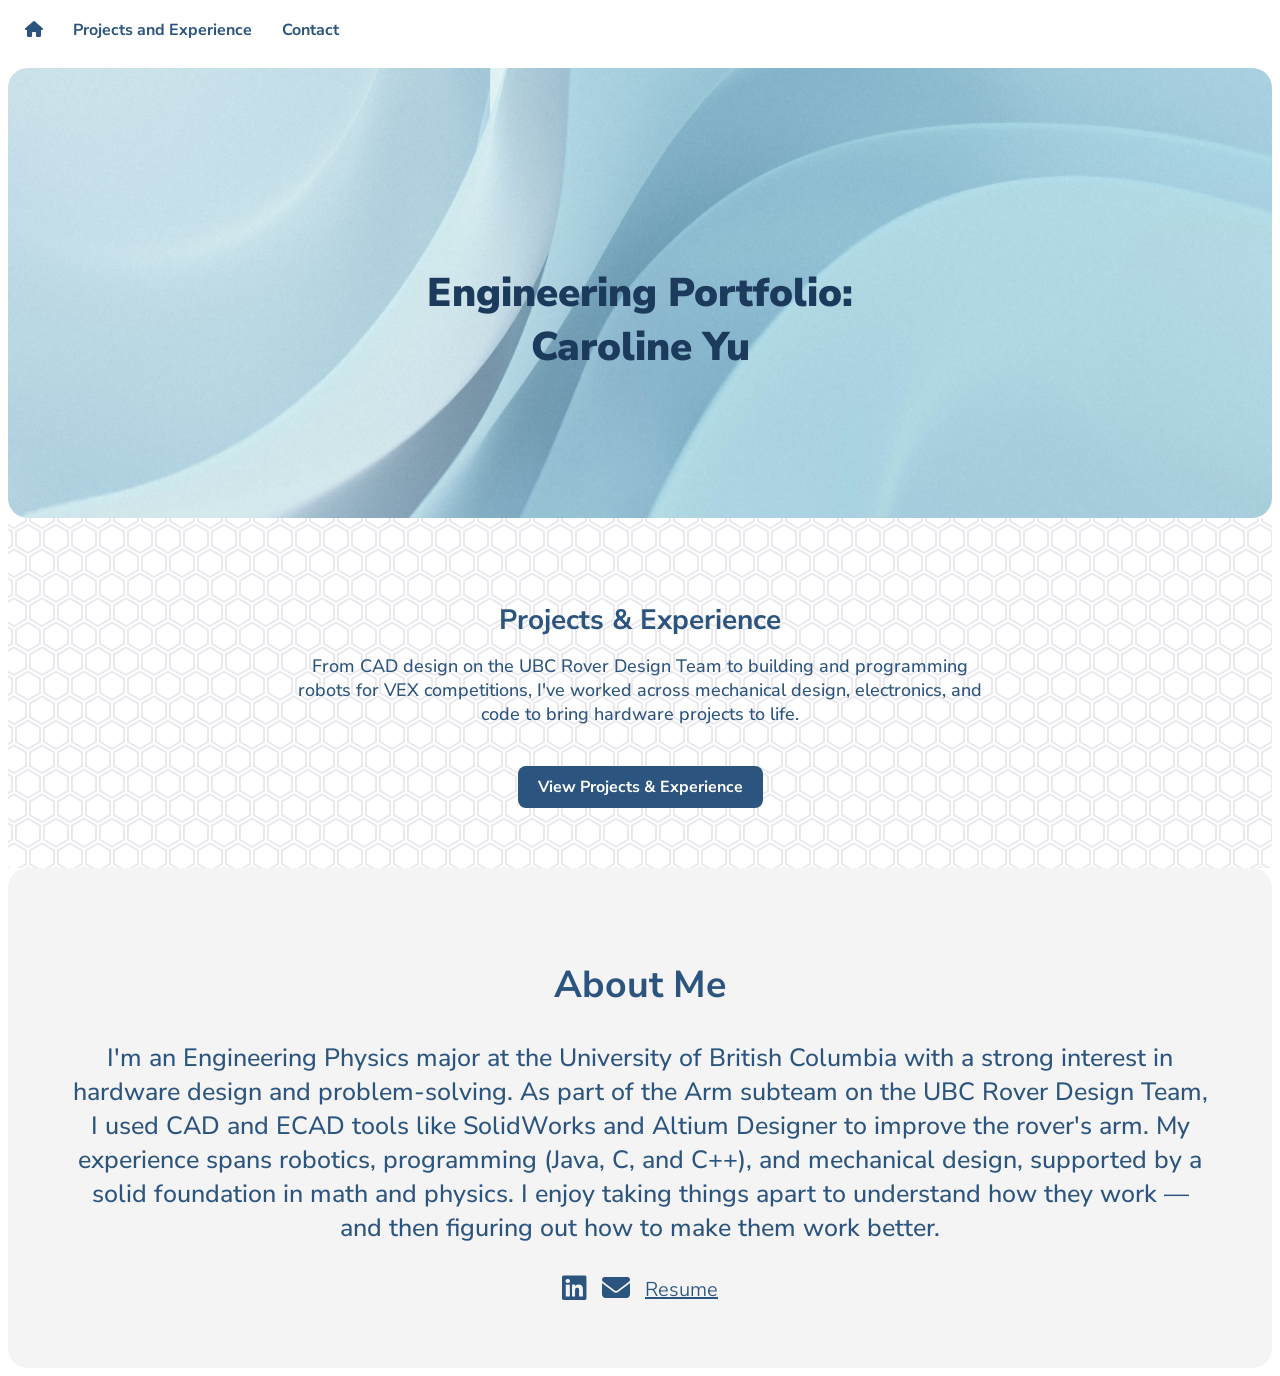
<file: index.html>
<!DOCTYPE html>
<html lang="en">
  <head>
    <meta charset="UTF-8">
    <!-- <link rel="stylesheet" href="./style.css"> -->
    <meta name="viewport" content="width=device-width, initial-scale=1.0">
    <link rel="preconnect"  href="https://fonts.googleapis.com">
    <link rel="preconnect" href="https://fonts.gstatic.com" crossorigin>
    <link href="https://fonts.googleapis.com/css2?family=Nunito+Sans:ital,opsz,wght@0,6..12,200..1000;1,6..12,200..1000&display=swap" rel="stylesheet">

    <link
  rel="stylesheet"
  href="https://cdnjs.cloudflare.com/ajax/libs/font-awesome/6.5.2/css/all.min.css"
/>

    <link rel="stylesheet" href="style.css">
    <link rel="stylesheet" href="navbar.css">

    <link rel="stylesheet" href="projects-and-experience-style.css">
    
    <title>Caroline's Portfolio</title>

    
  </head>
  <body id="home">
    
    <nav class="navbar">
    <a href="index.html" class="home-icon">
    <i class="fa-solid fa-house"></i>
    </a>

    <a href="projects-and-experience.html">Projects and Experience</a>
    <a href="#" id="openContactModal">Contact</a>
    </nav>

    


    
    <div class="banner">
      <div class="banner-bg" id="bannerBg"> </div>
      <h1 class="title">
      Engineering Portfolio:<br> Caroline Yu
      </h1>
    </div>

    <section class="projects-preview">
      <h2>Projects & Experience</h2>
      <p>
        From CAD design on the UBC Rover Design Team to building and programming
        robots for VEX competitions, I've worked across mechanical design,
        electronics, and code to bring hardware projects to life.
      </p>
      <a href="projects-and-experience.html" class="learn-button">
        View Projects & Experience
      </a>
    </section>

    <section class="about">
    <h2>About Me</h2>
    <p>I'm an Engineering Physics major at the University of British Columbia with a strong interest in hardware design and problem-solving. As part of the Arm subteam on the UBC Rover Design Team, I used CAD and ECAD tools like SolidWorks and Altium Designer to improve the rover's arm. My experience spans robotics, programming (Java, C, and C++), and mechanical design, supported by a solid foundation in math and physics. I enjoy taking things apart to understand how they work — and then figuring out how to make them work better.</p>
      <div class="social-icons">
    <a href="https://www.linkedin.com/in/caroline-yu07/"
       target="_blank"
       aria-label="LinkedIn">
      <i class="fa-brands fa-linkedin"></i>
    </a>

    <a href="#" id="copy-email" aria-label="Copy Email">
    <i class="fa-solid fa-envelope"></i>
  </a>

  <span id="copied-message">Copied!</span>
         <a href="https://drive.google.com/file/d/1pWwIEDt9SwYiNG5Rm09voq7VvDaEBh-L/view?usp=sharing"
     target="_blank"
     class="resume-link">
    Resume
  </a>
  </div>
    </section>
    

    <!-- Popup modal -->
    <div id="contactModal" class="modal-overlay">
      <div class="modal-box">
        <span id="closeContactModal" class="modal-close">&times;</span>
        <h2>Contact Me</h2>
        <p><strong>Email:</strong> carolineruyi07@gmail.com</p>
        <p><strong>LinkedIn:</strong> <a href="https://www.linkedin.com/in/caroline-yu07/" target="_blank">linkedin.com/in/caroline-yu07</a></p>
        <p><strong>Resume:</strong> <a href="https://drive.google.com/file/d/1pWwIEDt9SwYiNG5Rm09voq7VvDaEBh-L/view?usp=sharing" target="_blank">View</a></p>
      </div>
    </div>
    
    <script src="./script.js"></script>
        
  </body>
</html>
</file>
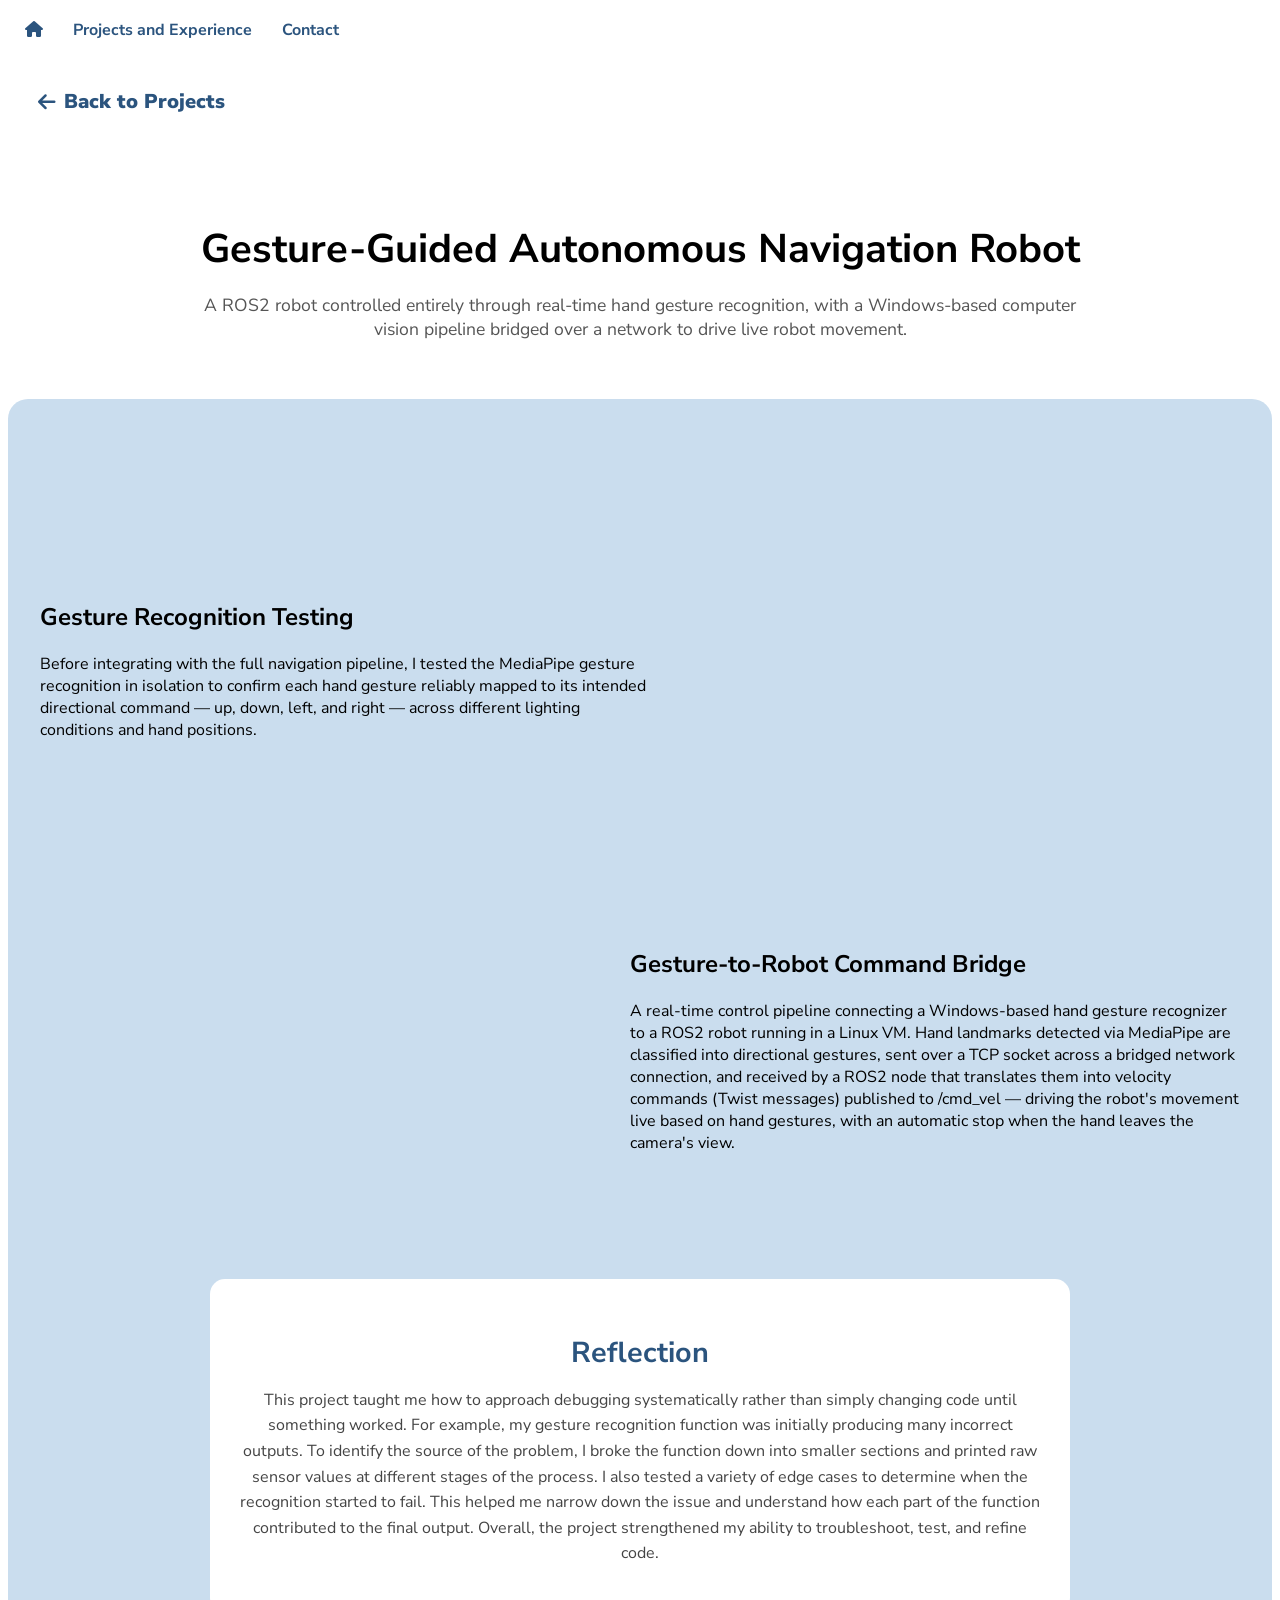
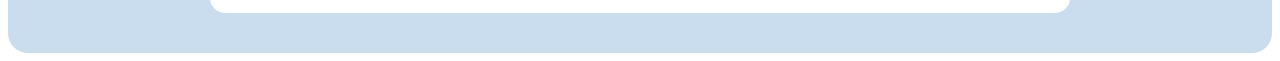
<file: GestureNav.html>
<!DOCTYPE html>
<html lang="en">
<head>
  <meta charset="UTF-8">
  <meta name="viewport" content="width=device-width, initial-scale=1.0">
  <title>Gesture Nav</title>
  <!-- Navbar + page CSS -->
  <link rel="stylesheet" href="navbar.css">
  <link rel="stylesheet" href="projects-and-experience-style.css">
  <!-- Nunito Sans font -->
  <link rel="preconnect" href="https://fonts.googleapis.com">
  <link rel="preconnect" href="https://fonts.gstatic.com" crossorigin>
  <link href="https://fonts.googleapis.com/css2?family=Nunito+Sans:ital,opsz,wght@0,6..12,200..1000;1,6..12,200..1000&display=swap" rel="stylesheet">
  <!-- Icons -->
  <link
    rel="stylesheet"
    href="https://cdnjs.cloudflare.com/ajax/libs/font-awesome/6.5.2/css/all.min.css"
  >
</head>
<body>
  <nav class="navbar">
    <a href="index.html" class="home-icon">
      <i class="fa-solid fa-house"></i>
    </a>
    <a href="projects-and-experience.html">Projects and Experience</a>
    <a href="#" id="openContactModal">Contact</a>
  </nav>

  <a href="projects-and-experience.html" class="back-button">
    <i class="fa-solid fa-arrow-left"></i> Back to Projects
  </a>

  <div class="page-banner">
    <!-- <img src="images/gesturenavlogo.png" class="banner-image" alt="Gesture Nav"> -->
    <h1>Gesture-Guided Autonomous Navigation Robot</h1>
    <p>
      A ROS2 robot controlled entirely through real-time hand gesture recognition, with a Windows-based computer vision pipeline bridged over a network to drive live robot movement.
    </p>
  </div>

  <div class="page-content">

    <div class="content-row">
      <div class="content-text">
        <h2>Gesture Recognition Testing</h2>
        <p>
          Before integrating with the full navigation pipeline, I tested the MediaPipe gesture recognition in isolation to confirm each hand gesture reliably mapped to its intended directional command — up, down, left, and right — across different lighting conditions and hand positions.
        </p>
      </div>
      <video src="vids/Gesturetest.mp4" class="content-image" autoplay loop muted playsinline></video>
    </div>

    <div class="content-row reverse">
      <div class="content-text">
        <h2>Gesture-to-Robot Command Bridge</h2>
        <p>
          A real-time control pipeline connecting a Windows-based hand gesture recognizer to a ROS2 robot running in a Linux VM. Hand landmarks detected via MediaPipe are classified into directional gestures, sent over a TCP socket across a bridged network connection, and received by a ROS2 node that translates them into velocity commands (Twist messages) published to /cmd_vel — driving the robot's movement live based on hand gestures, with an automatic stop when the hand leaves the camera's view.
        </p>
      </div>
      <video src="vids/ConnectRobotGesture.mp4" class="content-image" autoplay loop muted playsinline></video>
    </div>

    <div class="reflection">
      <h2>Reflection</h2>
      <p>
        This project taught me how to approach debugging systematically rather than simply changing code until something worked. For example, my gesture recognition function was initially producing many incorrect outputs. To identify the source of the problem, I broke the function down into smaller sections and printed raw sensor values at different stages of the process. I also tested a variety of edge cases to determine when the recognition started to fail. This helped me narrow down the issue and understand how each part of the function contributed to the final output. Overall, the project strengthened my ability to troubleshoot, test, and refine code.

      </p>
    </div>

  </div>

  <!-- Popup modal -->
  <div id="contactModal" class="modal-overlay">
    <div class="modal-box">
      <span id="closeContactModal" class="modal-close">&times;</span>
      <h2>Contact Me</h2>
      <p><strong>Email:</strong> carolineruyi07@gmail.com</p>
      <p><strong>LinkedIn:</strong> <a href="https://www.linkedin.com/in/caroline-yu07/" target="_blank">linkedin.com/in/caroline-yu07</a></p>
      <p><strong>Resume:</strong> <a href="https://drive.google.com/file/d/1pWwIEDt9SwYiNG5Rm09voq7VvDaEBh-L/view?usp=sharing" target="_blank">View</a></p>
    </div>
  </div>

  <script src="./script.js"></script>
</body>
</html>
</file>
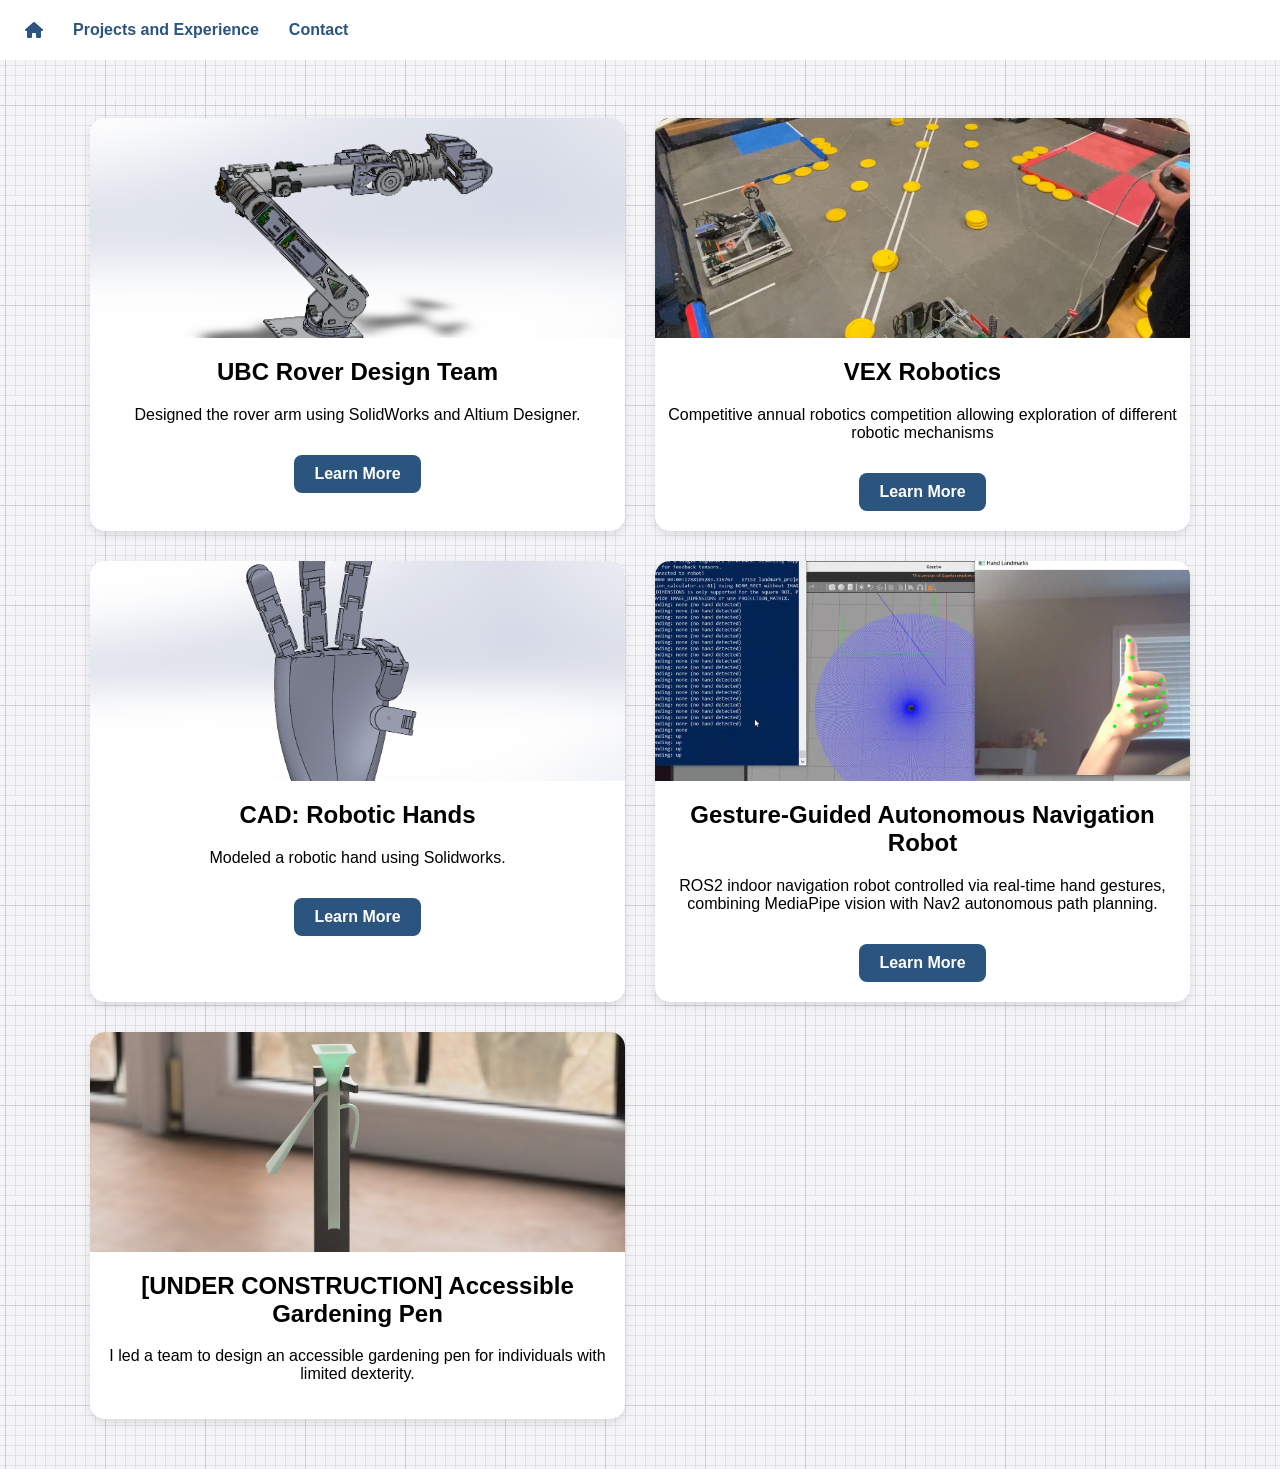
<file: projects-and-experience.html>
<head>
  <meta charset="UTF-8">
  <meta name="viewport" content="width=device-width, initial-scale=1.0">

  <link
    rel="stylesheet"
    href="https://cdnjs.cloudflare.com/ajax/libs/font-awesome/6.5.2/css/all.min.css"
  >
  
  <link rel="stylesheet" href="style.css">
  <link rel="stylesheet" href="projects-and-experience-style.css">
  <link rel="stylesheet" href="navbar.css">

  <title>Projects and Experience</title>
</head>


<body class="projects-page">
<nav class="navbar">
<a href="index.html" class="home-icon">
<i class="fa-solid fa-house"></i>
</a>

<a href="projects-and-experience.html">Projects and Experience</a>
<a href="#" id="openContactModal">Contact</a>
</nav>

<section class="projects">

  <div class="project-card">
    <img src="images/rover.png" alt="UBC Rover">

    <h2>UBC Rover Design Team</h2>

    <p>Designed the rover arm using SolidWorks and Altium Designer.</p>

    <a href="rover.html" class="learn-button">Learn More</a>
  </div>

  <div class="project-card">
    <img src="images/vex.png" alt="VEX Robotics">

    <h2>VEX Robotics</h2>

    <p>Competitive annual robotics competition allowing exploration of different robotic mechanisms</p>

    <a href="vex.html" class="learn-button">Learn More</a>
  </div>
  
  <div class="project-card">
    <img src="images/robotichand.png" alt="Robotic Hand">
    <h2>CAD: Robotic Hands</h2>
    <p>Modeled a robotic hand using Solidworks.</p>
    <a href="robotic-hand.html" class="learn-button">Learn More</a>
  </div>

  <div class="project-card">
    <img src="images/Gazebo.png" alt="Gesture Guide">
    <h2>Gesture-Guided Autonomous Navigation Robot</h2>
    <p>ROS2 indoor navigation robot controlled via real-time hand gestures, combining MediaPipe vision with Nav2 autonomous path planning.</p>
    <a href="GestureNav.html" class="learn-button">Learn More</a>
  </div>

  <div class="project-card">
    <img src="images/GardenPenRender.PNG" alt="Garden Pen" style="object-position: center 35%;">
    <h2>[UNDER CONSTRUCTION] Accessible Gardening Pen</h2>
    <p>I led a team to design an accessible gardening pen for individuals with limited dexterity.</p>
    <!-- <a href="garden-pen.html" class="learn-button">Learn More</a> -->
  </div>

  
  <!-- More cards -->

</section>
  <!-- Popup modal -->
  <div id="contactModal" class="modal-overlay">
    <div class="modal-box">
      <span id="closeContactModal" class="modal-close">&times;</span>
      <h2>Contact Me</h2>
      <p><strong>Email:</strong> carolineruyi07@gmail.com</p>
      <p><strong>LinkedIn:</strong> <a href="https://www.linkedin.com/in/caroline-yu07/" target="_blank">linkedin.com/in/caroline-yu07</a></p>
      <p><strong>Resume:</strong> <a href="https://drive.google.com/file/d/1pWwIEDt9SwYiNG5Rm09voq7VvDaEBh-L/view?usp=sharing" target="_blank">View</a></p>
    </div>
  </div>

  <script src="./script.js"></script>

</body>
</file>
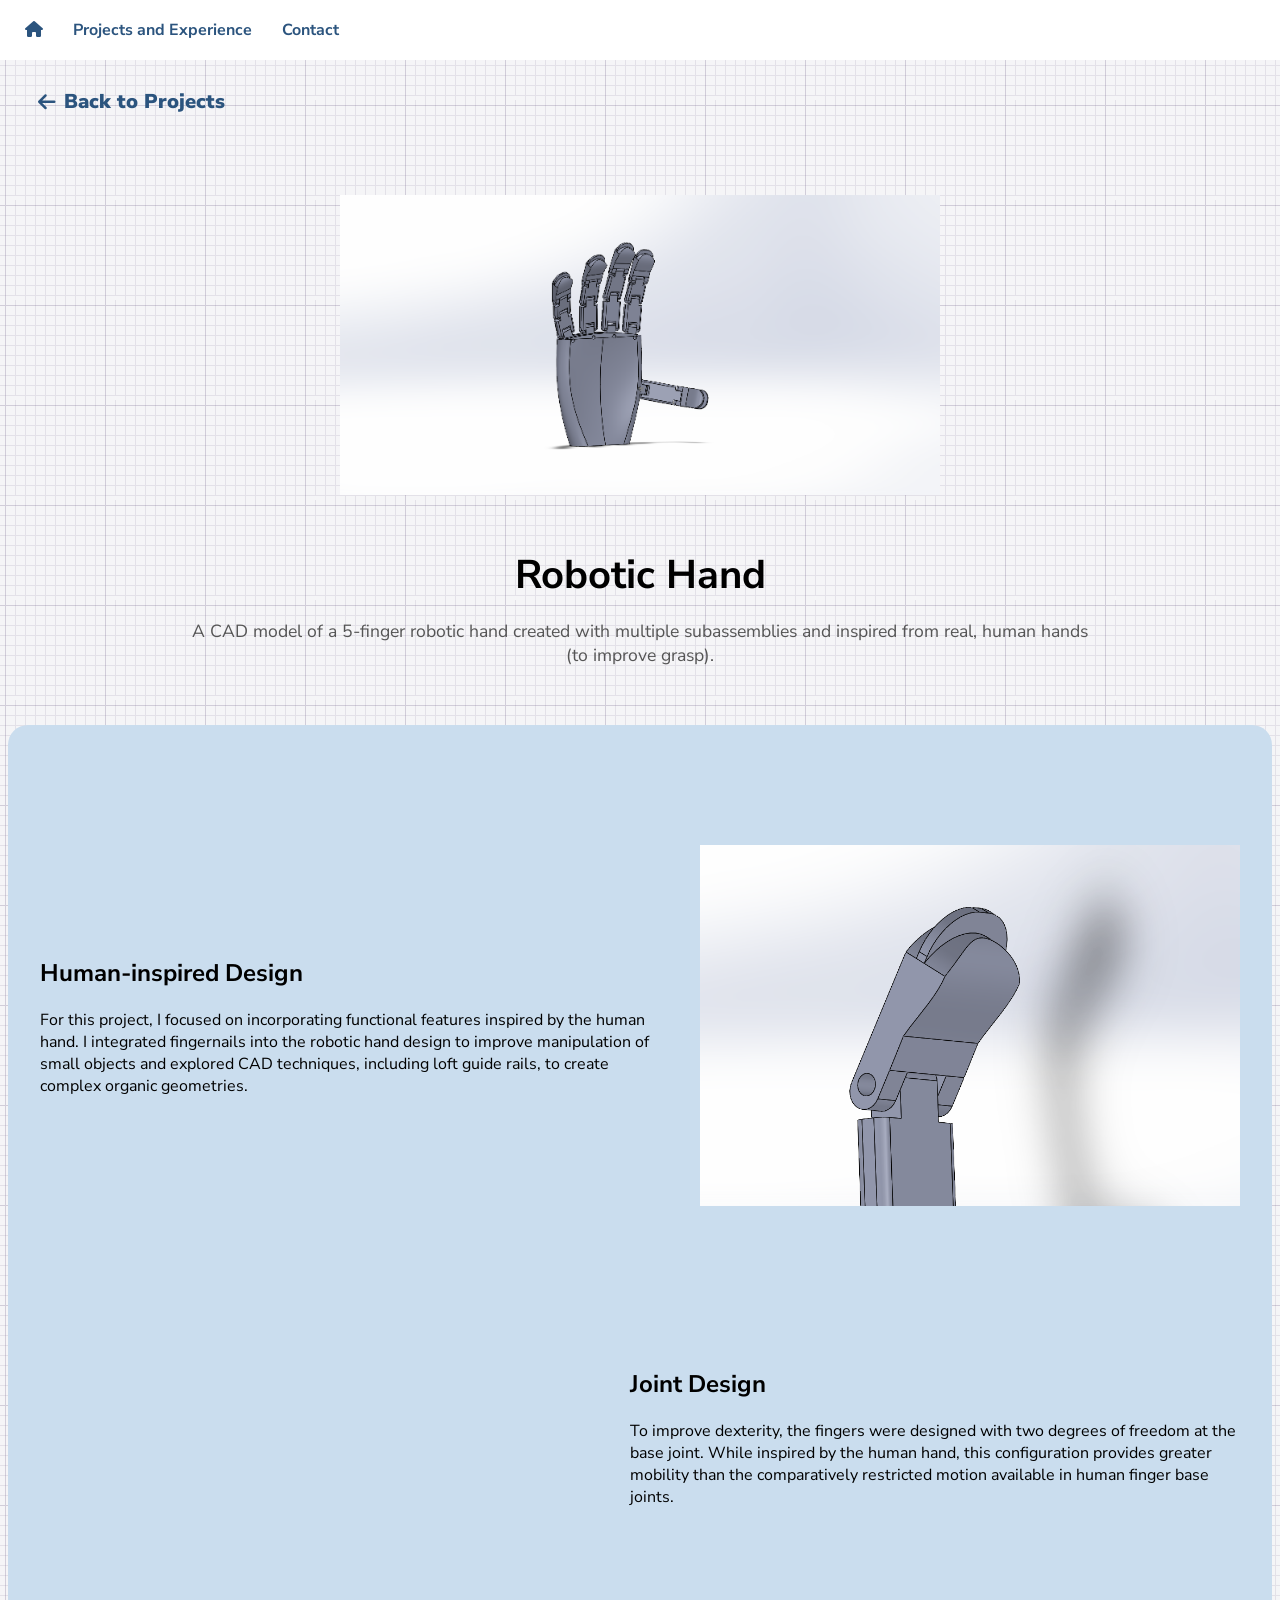
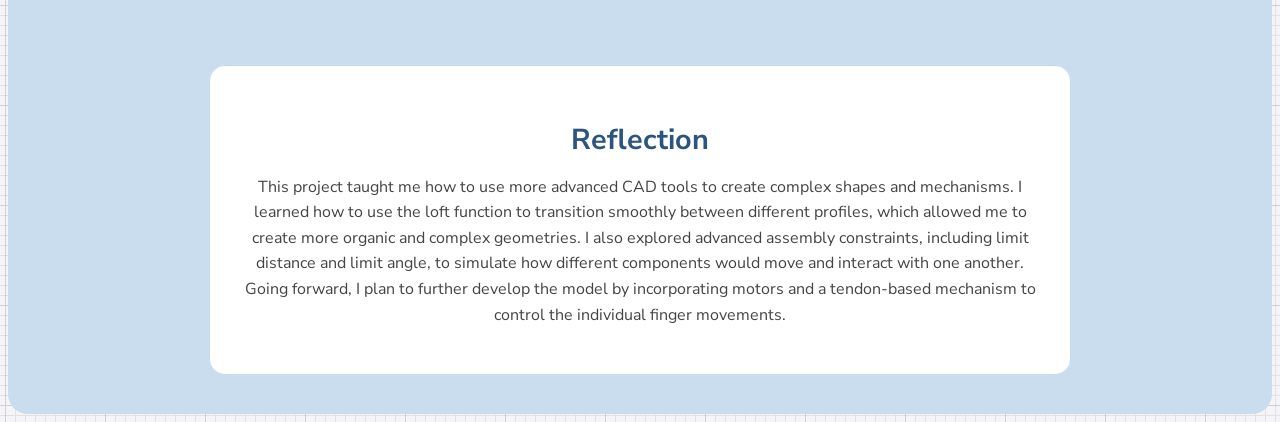
<file: robotic-hand.html>
<!DOCTYPE html>
<html lang="en">
<head>
  <meta charset="UTF-8">
  <meta name="viewport" content="width=device-width, initial-scale=1.0">
  <title>Robotic Hand</title>
  <!-- Navbar + page CSS -->
  <link rel="stylesheet" href="navbar.css">
  <link rel="stylesheet" href="projects-and-experience-style.css">
  <!-- Nunito Sans font -->
  <link rel="preconnect" href="https://fonts.googleapis.com">
  <link rel="preconnect" href="https://fonts.gstatic.com" crossorigin>
  <link href="https://fonts.googleapis.com/css2?family=Nunito+Sans:ital,opsz,wght@0,6..12,200..1000;1,6..12,200..1000&display=swap" rel="stylesheet">
  <!-- Icons -->
  <link
    rel="stylesheet"
    href="https://cdnjs.cloudflare.com/ajax/libs/font-awesome/6.5.2/css/all.min.css"
  >
</head>
  
<body class="projects-page">
  <nav class="navbar">
    <a href="index.html" class="home-icon">
      <i class="fa-solid fa-house"></i>
    </a>
    <a href="projects-and-experience.html">Projects and Experience</a>
    <a href="#" id="openContactModal">Contact</a>
  </nav>

  <a href="projects-and-experience.html" class="back-button">
    <i class="fa-solid fa-arrow-left"></i> Back to Projects
  </a>

  <!-- Banner -->
  <div class="page-banner">
    <img src="images/hand-banner.png" class="banner-image" alt="Robotic Hand" style="max-height: 300px;">
    <h1>Robotic Hand</h1>
    <p>
      A CAD model of a 5-finger robotic hand created with multiple subassemblies and inspired from real, human hands (to improve grasp).
    </p>
  </div>

  <!-- Content -->
  <div class="page-content">

    <!-- Row 1: text left, image right -->
    <div class="content-row">
      <div class="content-text">
        <h2>Human-inspired Design</h2>
        <p>
          For this project, I focused on incorporating functional features inspired by the human hand. I integrated fingernails into the robotic hand design to improve manipulation of small objects and explored CAD techniques, including loft guide rails, to create complex organic geometries.
        </p>
      </div>
      <img src="images/robotichand-nail.png" class="content-image">
    </div>

    <!-- Row 2: text right, image left (reversed) -->
    <div class="content-row reverse">
      <div class="content-text">
        <h2>Joint Design</h2>
        <p>
          To improve dexterity, the fingers were designed with two degrees of freedom at the base joint. While inspired by the human hand, this configuration provides greater mobility than the comparatively restricted motion available in human finger base joints.
        </p>
      </div>
      <video src="vids/robotichandvid.mp4" class="content-image" autoplay loop muted playsinline></video>
    </div>

    <div class="reflection">
      <h2>Reflection</h2>
      <p>
        This project taught me how to use more advanced CAD tools to create complex shapes and mechanisms. I learned how to use the loft function to transition smoothly between different profiles, which allowed me to create more organic and complex geometries. I also explored advanced assembly constraints, including limit distance and limit angle, to simulate how different components would move and interact with one another. Going forward, I plan to further develop the model by incorporating motors and a tendon-based mechanism to control the individual finger movements.

      </p>
    </div>

  </div> <!-- closes .page-content -->

  <!-- Popup modal -->
  <div id="contactModal" class="modal-overlay">
    <div class="modal-box">
      <span id="closeContactModal" class="modal-close">&times;</span>
      <h2>Contact Me</h2>
      <p><strong>Email:</strong> carolineruyi07@gmail.com</p>
      <p><strong>LinkedIn:</strong> <a href="https://www.linkedin.com/in/caroline-yu07/" target="_blank">linkedin.com/in/caroline-yu07</a></p>
      <p><strong>Resume:</strong> <a href="https://drive.google.com/file/d/1pWwIEDt9SwYiNG5Rm09voq7VvDaEBh-L/view?usp=sharing" target="_blank">View</a></p>
    </div>
  </div>
  
  <script src="./script.js"></script>
</body>
</html>
</file>
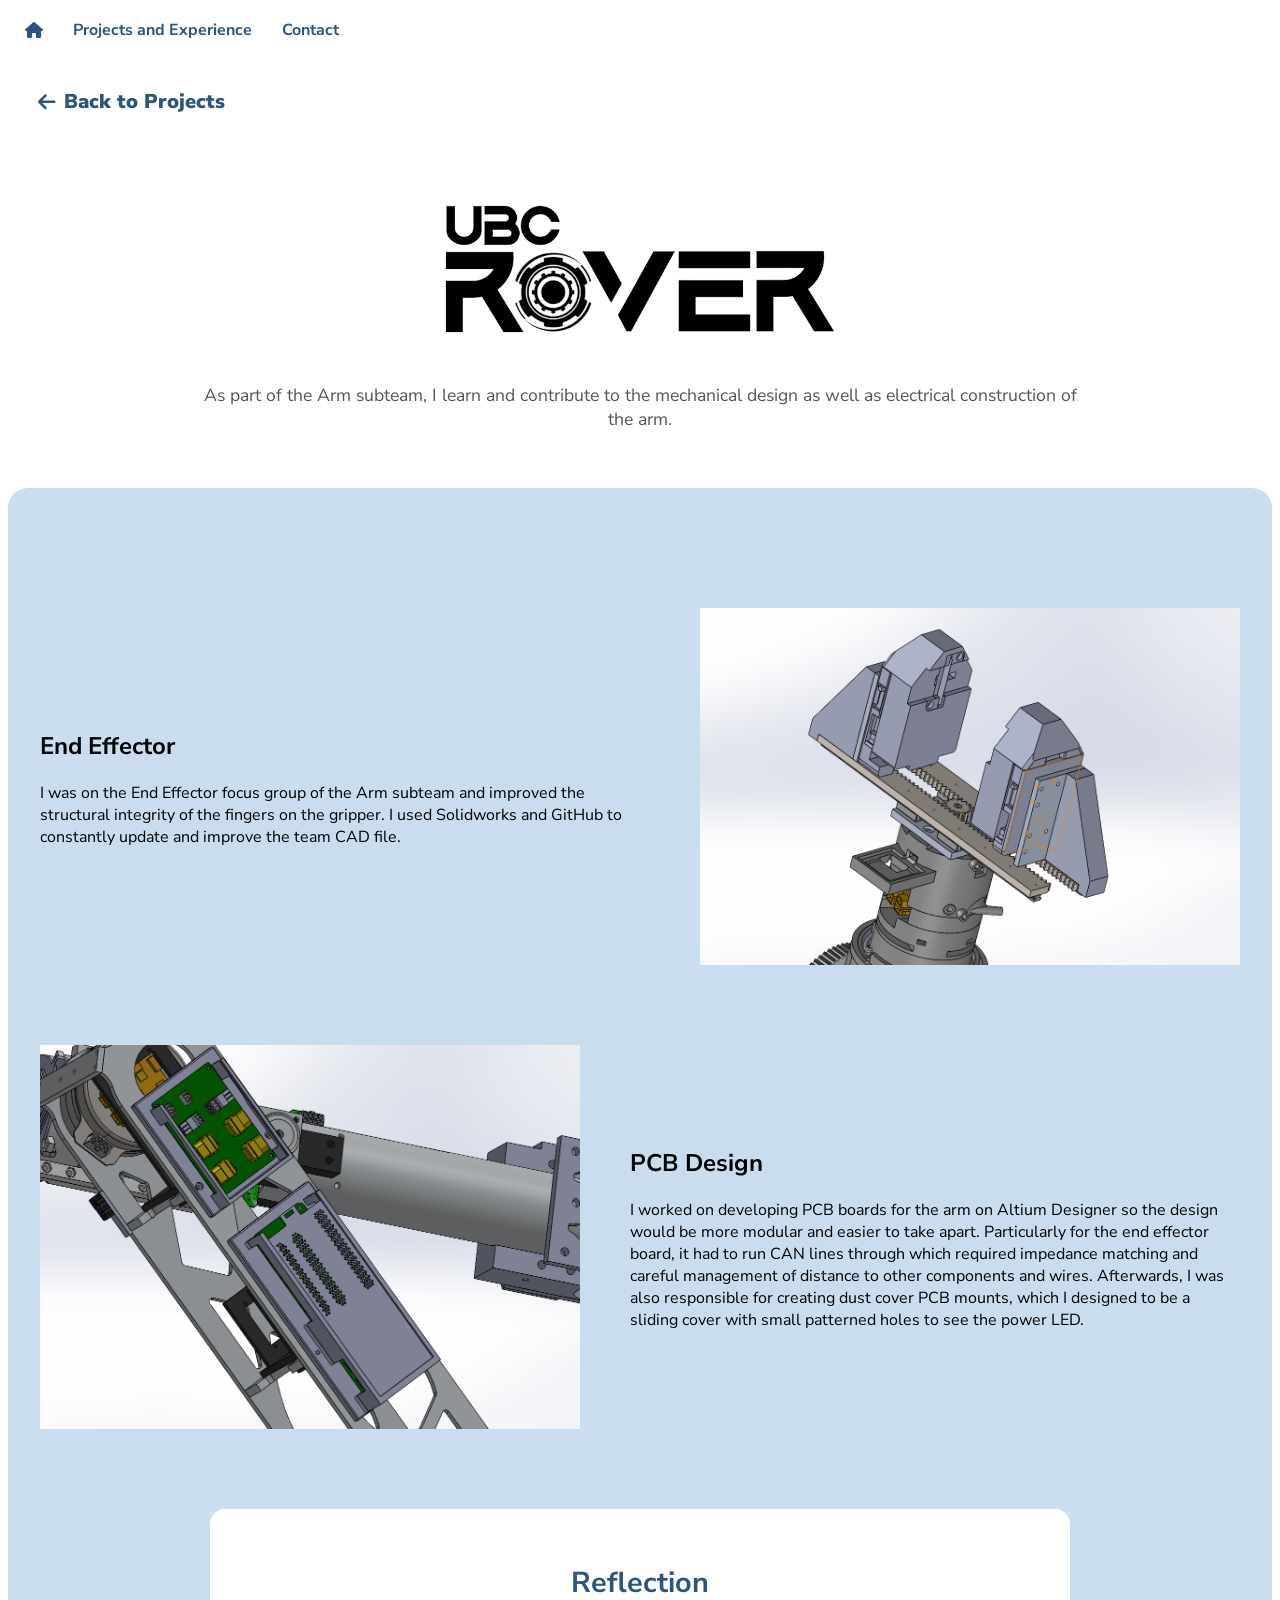
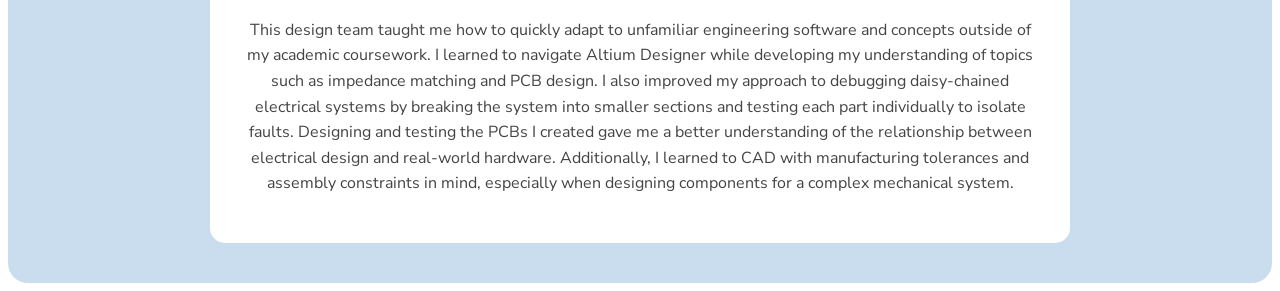
<file: rover.html>
<head>
  <meta charset="UTF-8">
  <meta name="viewport" content="width=device-width, initial-scale=1.0">

  <title>UBC Rover Design Team</title>

  <!-- Navbar + page CSS -->
  <link rel="stylesheet" href="navbar.css">
  <link rel="stylesheet" href="projects-and-experience-style.css">

  <!-- Nunito Sans font -->
  <link rel="preconnect" href="https://fonts.googleapis.com">
  <link rel="preconnect" href="https://fonts.gstatic.com" crossorigin>
  <link href="https://fonts.googleapis.com/css2?family=Nunito+Sans:ital,opsz,wght@0,6..12,200..1000;1,6..12,200..1000&display=swap" rel="stylesheet">

  <!-- Icons -->
  <link
    rel="stylesheet"
    href="https://cdnjs.cloudflare.com/ajax/libs/font-awesome/6.5.2/css/all.min.css"
  >
</head>

<body>

  <nav class="navbar">
  <a href="index.html" class="home-icon">
  <i class="fa-solid fa-house"></i>
  </a>
  
  <a href="projects-and-experience.html">Projects and Experience</a>
  <a href="#" id="openContactModal">Contact</a>
  </nav>

  <a href="projects-and-experience.html" class="back-button">
  <i class="fa-solid fa-arrow-left"></i> Back to Projects
  </a>

  <div class="page-banner">
  <img src="images/roverlogo.png" class="banner-image" alt="Rover">
  <!-- <h1>UBC Rover Design Team</h1> -->
  <p>
    As part of the Arm subteam, I learn and contribute to the mechanical design as well as electrical construction of the arm.
  </p>
</div>

<div class="page-content">
<div class="content-row">
  <div class="content-text">
    <h2>End Effector</h2>
    <p>
      I was on the End Effector focus group of the Arm subteam and improved the structural integrity of the fingers on the gripper. I used Solidworks and GitHub to constantly update and improve the team CAD file. 
    </p>
  </div>
  <img src="images/end-effector.png" class="content-image">
</div>
  
  
  <div class="content-row reverse">

    <div class="content-text">
      <h2>PCB Design</h2>
  
      <p>
        I worked on developing PCB boards for the arm on Altium Designer so the design would be more modular and easier to take apart. Particularly for the end effector board, it had to run CAN lines through which required impedance matching and careful management of distance to other components and wires. Afterwards, I was also responsible for creating dust cover PCB mounts, which I designed to be a sliding cover with small patterned holes to see the power LED.
      </p>
    </div>

  <img src="images/pcb.png" class="content-image">

  </div>


  <div class="reflection">
    <h2>Reflection</h2>
    <p>
      This design team taught me how to quickly adapt to unfamiliar engineering software and concepts outside of my academic coursework. I learned to navigate Altium Designer while developing my understanding of topics such as impedance matching and PCB design. I also improved my approach to debugging daisy-chained electrical systems by breaking the system into smaller sections and testing each part individually to isolate faults. Designing and testing the PCBs I created gave me a better understanding of the relationship between electrical design and real-world hardware. Additionally, I learned to CAD with manufacturing tolerances and assembly constraints in mind, especially when designing components for a complex mechanical system.
 
    </p>
  </div>
</div>

<!-- Popup modal -->
  <div id="contactModal" class="modal-overlay">
    <div class="modal-box">
      <span id="closeContactModal" class="modal-close">&times;</span>
      <h2>Contact Me</h2>
      <p><strong>Email:</strong> carolineruyi07@gmail.com</p>
      <p><strong>LinkedIn:</strong> <a href="https://www.linkedin.com/in/caroline-yu07/" target="_blank">linkedin.com/in/caroline-yu07</a></p>
      <p><strong>Resume:</strong> <a href="https://drive.google.com/file/d/1pWwIEDt9SwYiNG5Rm09voq7VvDaEBh-L/view?usp=sharing" target="_blank">View</a></p>
    </div>
  </div>

  <script src="./script.js"></script>
</body>
</file>
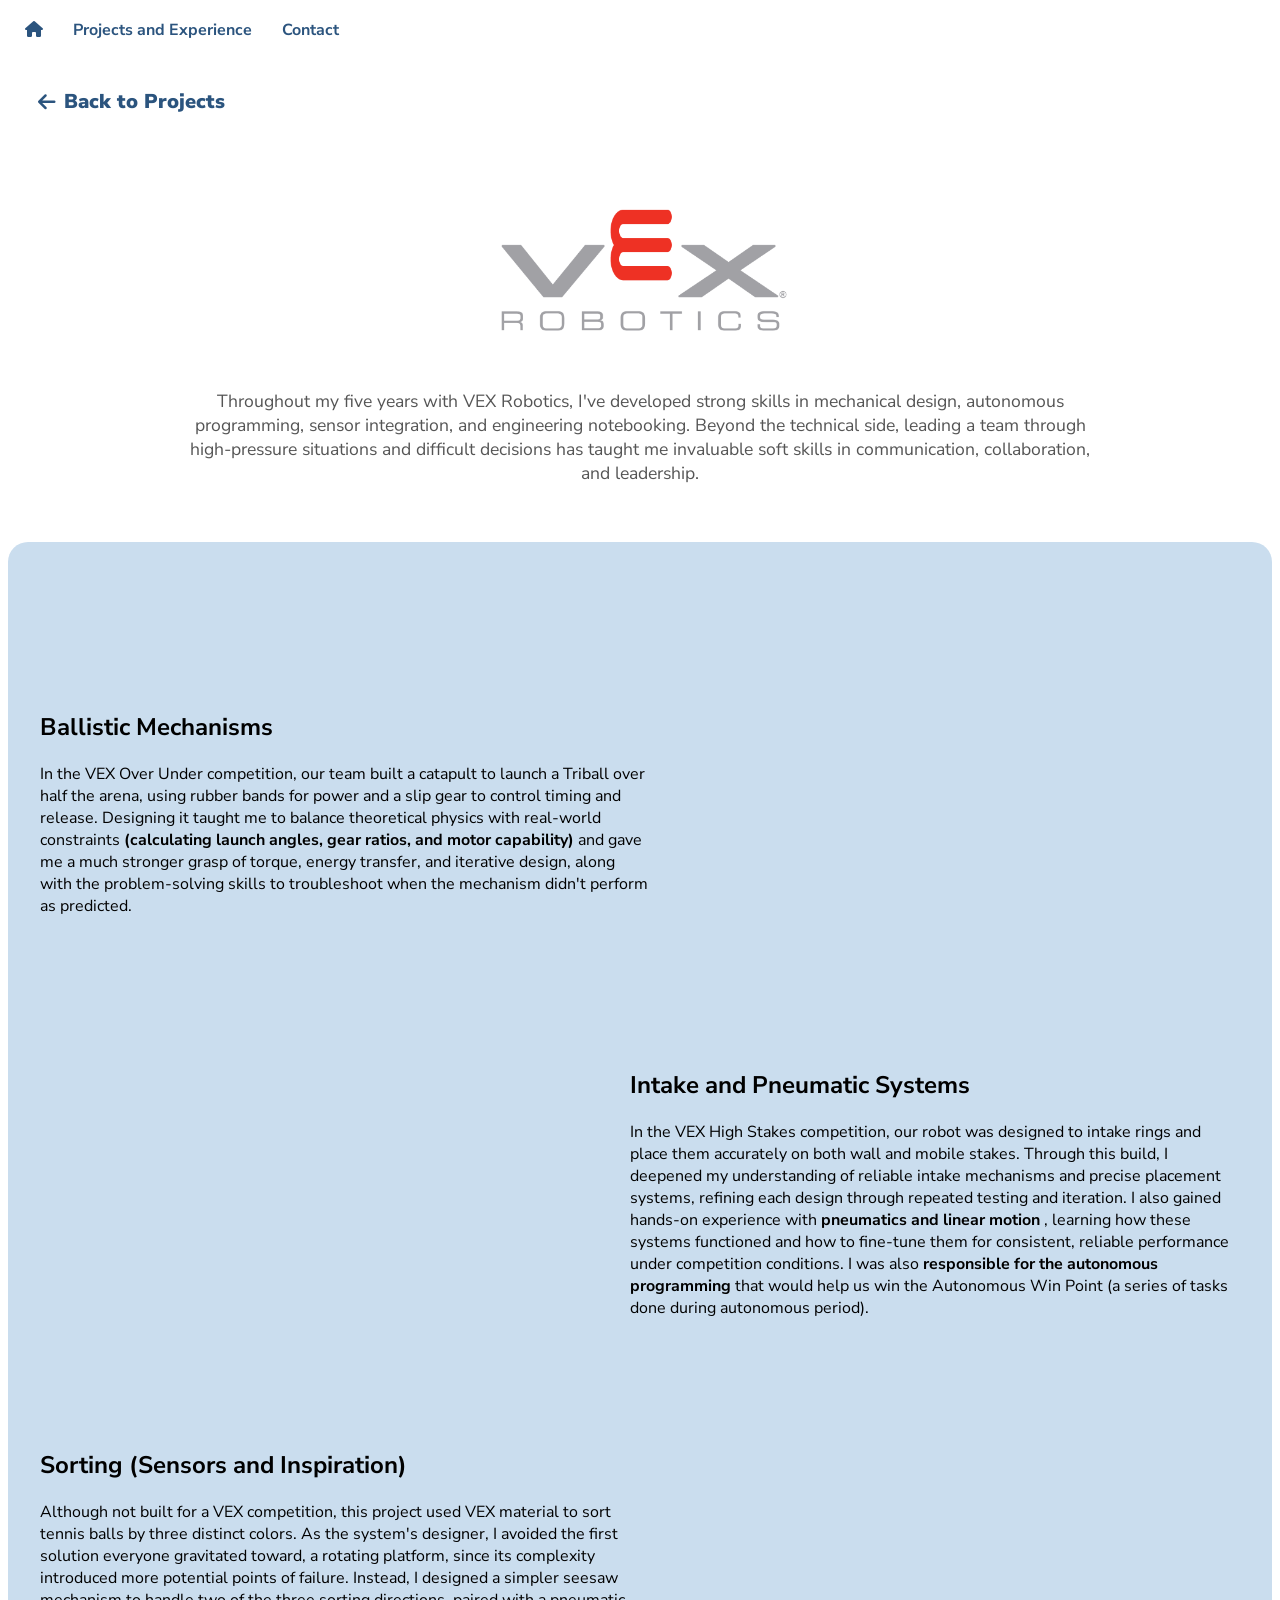
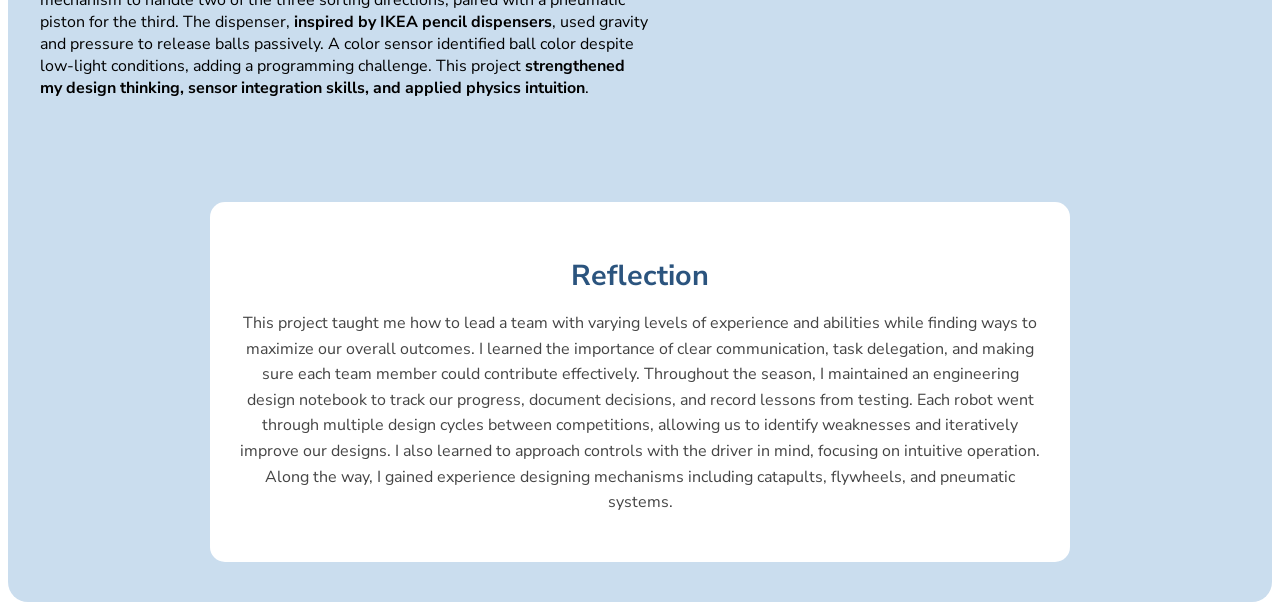
<file: vex.html>
<!DOCTYPE html>
<html lang="en">
<head>
  <meta charset="UTF-8">
  <meta name="viewport" content="width=device-width, initial-scale=1.0">
  <title>VEX Robotics</title>
  <!-- Navbar + page CSS -->
  <link rel="stylesheet" href="navbar.css">
  <link rel="stylesheet" href="projects-and-experience-style.css">
  <!-- Nunito Sans font -->
  <link rel="preconnect" href="https://fonts.googleapis.com">
  <link rel="preconnect" href="https://fonts.gstatic.com" crossorigin>
  <link href="https://fonts.googleapis.com/css2?family=Nunito+Sans:ital,opsz,wght@0,6..12,200..1000;1,6..12,200..1000&display=swap" rel="stylesheet">
  <!-- Icons -->
  <link
    rel="stylesheet"
    href="https://cdnjs.cloudflare.com/ajax/libs/font-awesome/6.5.2/css/all.min.css"
  >
</head>
<body>
  <nav class="navbar">
    <a href="index.html" class="home-icon">
      <i class="fa-solid fa-house"></i>
    </a>
    <a href="projects-and-experience.html">Projects and Experience</a>
    <a href="#" id="openContactModal">Contact</a>
  </nav>

  <a href="projects-and-experience.html" class="back-button">
  <i class="fa-solid fa-arrow-left"></i> Back to Projects
  </a>

  <!-- Banner -->
  <div class="page-banner">
    <img src="images/vexlogo.png" class="banner-image" alt="VEX Robotics Logo">
    <!-- <h1>VEX Robotics</h1> -->
    <p>
      Throughout my five years with VEX Robotics, I've developed strong skills in mechanical design, autonomous programming, sensor integration, and engineering notebooking. Beyond the technical side, leading a team through high-pressure situations and difficult decisions has taught me invaluable soft skills in communication, collaboration, and leadership.
    </p>
  </div>

  
<div class="page-content">
  <!-- Row 1: text left, image right -->
  <div class="content-row">
    <div class="content-text">
      <h2>Ballistic Mechanisms</h2>
      <p>
        In the VEX Over Under competition, our team built a catapult to launch a Triball over half the arena, using rubber bands for power and a slip gear to control timing and release. Designing it taught me to balance theoretical physics with real-world constraints <strong>(calculating launch angles, gear ratios, and motor capability)</strong> and gave me a much stronger grasp of torque, energy transfer, and iterative design, along with the problem-solving skills to troubleshoot when the mechanism didn't perform as predicted.
      </p>
    </div>
     <video src="vids/catapult.mp4" class="content-image" autoplay loop muted playsinline></video>
  </div>

  <!-- Row 2: text right, image left (reversed) -->
  <div class="content-row reverse">
    <div class="content-text">
      <h2>Intake and Pneumatic Systems</h2>
      <p>
        In the VEX High Stakes competition, our robot was designed to intake rings and place them accurately on both wall and mobile stakes. Through this build, I deepened my understanding of reliable intake mechanisms and precise placement systems, refining each design through repeated testing and iteration. I also gained hands-on experience with <strong>pneumatics and linear motion </strong>, learning how these systems functioned and how to fine-tune them for consistent, reliable performance under competition conditions. I was also <strong>responsible for the autonomous programming</strong> that would help us win the Autonomous Win Point (a series of tasks done during autonomous period).
      </p>
    </div>
     <video src="vids/ring.mp4" class="content-image" autoplay loop muted playsinline></video>
  </div>

  <!-- Row 3: text left, image right -->
  <div class="content-row">
    <div class="content-text">
      <h2>Sorting (Sensors and Inspiration)</h2>
      <p>
        Although not built for a VEX competition, this project used VEX material to sort tennis balls by three distinct colors. As the system's designer, I avoided the first solution everyone gravitated toward, a rotating platform, since its complexity introduced more potential points of failure. Instead, I designed a simpler seesaw mechanism to handle two of the three sorting directions, paired with a pneumatic piston for the third. The dispenser, <strong>inspired by IKEA pencil dispensers</strong>, used gravity and pressure to release balls passively. A color sensor identified ball color despite low-light conditions, adding a programming challenge. This project <strong>strengthened my design thinking, sensor integration skills, and applied physics intuition</strong>.
      </p>
    </div>
    <video src="vids/sorter.mp4" class="content-image" autoplay loop muted playsinline></video>
  </div>

  <!-- Row 4: text right, image left (reversed) -->
  <!-- <div class="content-row reverse">
    <div class="content-text">
      <h2>Competition Results</h2>
      <p>
        Describe how the team performed, awards won, or lessons
        learned from competing.
      </p>
    </div>
    <img src="images/vex-4.png" class="content-image">
  </div> -->

  <div class="reflection">
    <h2>Reflection</h2>
    <p>
      This project taught me how to lead a team with varying levels of experience and abilities while finding ways to maximize our overall outcomes. I learned the importance of clear communication, task delegation, and making sure each team member could contribute effectively. Throughout the season, I maintained an engineering design notebook to track our progress, document decisions, and record lessons from testing. Each robot went through multiple design cycles between competitions, allowing us to identify weaknesses and iteratively improve our designs. I also learned to approach controls with the driver in mind, focusing on intuitive operation. Along the way, I gained experience designing mechanisms including catapults, flywheels, and pneumatic systems.
    </p>
  </div>
</div>
  <!-- Popup modal -->
  <div id="contactModal" class="modal-overlay">
    <div class="modal-box">
      <span id="closeContactModal" class="modal-close">&times;</span>
      <h2>Contact Me</h2>
      <p><strong>Email:</strong> carolineruyi07@gmail.com</p>
      <p><strong>LinkedIn:</strong> <a href="https://www.linkedin.com/in/caroline-yu07/" target="_blank">linkedin.com/in/caroline-yu07</a></p>
      <p><strong>Resume:</strong> <a href="https://drive.google.com/file/d/1pWwIEDt9SwYiNG5Rm09voq7VvDaEBh-L/view?usp=sharing" target="_blank">View</a></p>
    </div>
  </div>

  <script src="./script.js"></script>
</body>
</html>
</file>
<file: style.css>
/* body {
  padding-top: 60px;
}

.navbar {
  position: fixed;
  top: 0;
  left: 0;

  width: 100%;
  height: 60px;

  display: flex;
  align-items: center;
  gap: 30px;

  padding-left: 25px;

  background-color: white;

  z-index: 1000;
}

.navbar a {
  color: #2B547E;
  font-family: "Nunito Sans", sans-serif;
  font-size: 16px;
  font-weight: 700;
  text-decoration: none;

  transition: color 0.2s ease;
}

.navbar a:hover {
  color: #4A90E2;
  text-decoration: underline;
}

.home-icon {
  font-size: 22px !important;
} */

.title {
  text-align: center;
  width: max-content;

  position: absolute;
  top: 50%;
  left: 50%;

  transform: translate(-50%, -50%);

  font-family: "Nunito Sans", sans-serif;
  font-weight: 1000;
  color:#1B3A5C;
  font-size: 40px;
}

.banner {
  width: 100%;
  height: 450px;
  border-radius: 20px;
  overflow: hidden;
  position: relative;
}
.banner-bg {
  position: absolute;
  top: -20%;
  left: 0;
  width: 100%;
  height: 140%;
  background-image: url('images/banner.jpg');
  background-size: cover;
  background-position: center;
  will-change: transform;
}

.projects-preview {
  padding: 60px 60px;
  text-align: center;
  background-color: #ffffff;
  background-image: url('data:image/svg+xml,%3Csvg xmlns="http://www.w3.org/2000/svg" width="28" height="49" viewBox="0 0 28 49"%3E%3Cg fill-rule="evenodd"%3E%3Cg id="hexagons" fill="%239C92AC" fill-opacity="0.2" fill-rule="nonzero"%3E%3Cpath d="M13.99 9.25l13 7.5v15l-13 7.5L1 31.75v-15l12.99-7.5zM3 17.9v12.7l10.99 6.34 11-6.35V17.9l-11-6.34L3 17.9zM0 15l12.98-7.5V0h-2v6.35L0 12.69v2.3zm0 18.5L12.98 41v8h-2v-6.85L0 35.81v-2.3zM15 0v7.5L27.99 15H28v-2.31h-.01L17 6.35V0h-2zm0 49v-8l12.99-7.5H28v2.31h-.01L17 42.15V49h-2z"/%3E%3C/g%3E%3C/g%3E%3C/svg%3E');
  background-repeat: repeat;
  background-attachment: fixed;
  font-family: "Nunito Sans", sans-serif;
  color: #2B547E;
}
.projects-preview h2 {
  font-size: 28px;
  margin-bottom: 15px;
}
.projects-preview p {
  font-size: 18px;
  font-weight: 500;
  max-width: 700px;
  margin: 0 auto 25px;
}


.about {
  padding: 60px 60px;
  text-align: center;
  background-color: #f4f4f4;
  font-family: "Nunito Sans", sans-serif;
  font-optical-sizing: auto;
  font-weight: 500;
  font-style: normal;
  color: #2B547E;
  font-size: 25px;
   border-radius: 20px;   
  overflow: hidden;
}

.social-icons {
  display: flex;
  gap: 15px;
  justify-content: center;
  align-items: center;
  margin-top: 20px;
}

.social-icons a:not(.resume-link) {
  color: #2B547E;
  font-size: 28px;
  text-decoration: none;
}

.social-icons a:hover {
  color: #0077b5;
}

#copied-message {
  position: fixed;
  bottom: 30px;
  left: 50%;
  transform: translateX(-50%);

  background-color: #2B547E;
  color: white;
  padding: 10px 20px;
  border-radius: 8px;

  font-family: "Nunito Sans", sans-serif;
  font-size: 14px;

  opacity: 0;
  pointer-events: none;
  transition: opacity 0.3s ease;
}

#copied-message.show {
  opacity: 1;
}

.resume-link {
  color: #2B547E;              
  font-family: "Nunito Sans", sans-serif;
  font-size: 20px;              
  font-weight: 350;
  text-decoration: underline;
  transition: all 0.2s ease;
}

.resume-link:hover {
  color: #2B547E;               /* Change font colour on hover */
  background-color: #D9EAF7;    /* Highlight background */
  border-radius: 4px;
  padding: 2px 5px;
}
</file>
<file: navbar.css>
body {
  padding-top: 60px;
  font-family: "Nunito Sans", sans-serif;
}

.navbar {
  position: fixed;
  top: 0;
  left: 0;

  width: 100%;
  height: 60px;

  display: flex;
  align-items: center;
  gap: 30px;

  padding-left: 25px;

  background-color: white;

  z-index: 1000;
}

.navbar a {
  color: #2B547E;
  font-family: "Nunito Sans", sans-serif;
  font-size: 16px;
  font-weight: 700;
  text-decoration: none;

  transition: color 0.2s ease;
}

.navbar a:hover {
  color: #4A90E2;
  text-decoration: underline;
}

.home-icon {
  font-size: 22px;
}

.home-icon i {
  display: inline-block;
}

.navbar a.active {
  color: #4A90E2;
  text-decoration: underline;
}

.modal-overlay {
  display: none;
  position: fixed;
  top: 0;
  left: 0;
  width: 100%;
  height: 100%;
  background: rgba(0,0,0,0.5);
  justify-content: center;
  align-items: center;
  z-index: 2000;
}
.modal-overlay.show {
  display: flex;
}
.modal-box {
  background: white;
  padding: 40px;
  border-radius: 15px;
  max-width: 400px;
  width: 90%;
  position: relative;
  font-family: "Nunito Sans", sans-serif;
  color: #2B547E;
  text-align: left;
}
.modal-box h2 {
  margin-bottom: 20px;
  text-align: center;
}
.modal-box p {
  margin: 12px 0;
  font-size: 16px;
}
.modal-box a {
  color: #2B547E;
  text-decoration: underline;
}
.modal-box a:hover {
  color: #4A90E2;
}
.modal-close {
  position: absolute;
  top: 15px;
  right: 20px;
  font-size: 24px;
  cursor: pointer;
  color: #999;
}
</file>
<file: projects-and-experience-style.css>
.projects-page {
    background-image: url('data:image/svg+xml,%3Csvg xmlns="http://www.w3.org/2000/svg" width="100" height="100" viewBox="0 0 100 100"%3E%3Cg fill-rule="evenodd"%3E%3Cg fill="%239C92AC" fill-opacity="0.4"%3E%3Cpath opacity=".5" d="M96 [base64] 0v-9h-9v9h9zm-10 0v-9h-9v9h9zm-10 0v-9h-9v9h9zm-10 0v-9h-9v9h9zm-10 0v-9h-9v9h9zm-10 0v-9h-9v9h9zm-10 0v-9h-9v9h9zm-10 0v-9h-9v9h9zm-9-10h9v-9h-9v9zm10 0h9v-9h-9v9zm10 0h9v-9h-9v9zm10 0h9v-9h-9v9zm10 0h9v-9h-9v9zm10 0h9v-9h-9v9zm10 0h9v-9h-9v9zm10 0h9v-9h-9v9zm9-10v-9h-9v9h9zm-10 0v-9h-9v9h9zm-10 0v-9h-9v9h9zm-10 0v-9h-9v9h9zm-10 0v-9h-9v9h9zm-10 0v-9h-9v9h9zm-10 0v-9h-9v9h9zm-10 0v-9h-9v9h9zm-9-10h9v-9h-9v9zm10 0h9v-9h-9v9zm10 0h9v-9h-9v9zm10 0h9v-9h-9v9zm10 0h9v-9h-9v9zm10 0h9v-9h-9v9zm10 0h9v-9h-9v9zm10 0h9v-9h-9v9zm9-10v-9h-9v9h9zm-10 0v-9h-9v9h9zm-10 0v-9h-9v9h9zm-10 0v-9h-9v9h9zm-10 0v-9h-9v9h9zm-10 0v-9h-9v9h9zm-10 0v-9h-9v9h9zm-10 0v-9h-9v9h9zm-9-10h9v-9h-9v9zm10 0h9v-9h-9v9zm10 0h9v-9h-9v9zm10 0h9v-9h-9v9zm10 0h9v-9h-9v9zm10 0h9v-9h-9v9zm10 0h9v-9h-9v9zm10 0h9v-9h-9v9zm9-10v-9h-9v9h9zm-10 0v-9h-9v9h9zm-10 0v-9h-9v9h9zm-10 0v-9h-9v9h9zm-10 0v-9h-9v9h9zm-10 0v-9h-9v9h9zm-10 0v-9h-9v9h9zm-10 0v-9h-9v9h9zm-9-10h9v-9h-9v9zm10 0h9v-9h-9v9zm10 0h9v-9h-9v9zm10 0h9v-9h-9v9zm10 0h9v-9h-9v9zm10 0h9v-9h-9v9zm10 0h9v-9h-9v9zm10 0h9v-9h-9v9z"/%3E%3Cpath d="M6 5V0H5v5H0v1h5v94h1V6h94V5H6z"/%3E%3C/g%3E%3C/g%3E%3C/svg%3E');
    background-repeat: repeat;
    background-color: #f5f5f7;
}

.back-button {
  display: inline-flex;
  align-items: center;
  gap: 8px;
  margin: 20px 0 0 30px;
  color: #2B547E;
  font-family: "Nunito Sans", sans-serif;
  font-size: 20px;
  font-weight: 1000;
  text-decoration: none;
  transition: color 0.2s ease;
}
.back-button:hover {
  color: #4A90E2;
  text-decoration: underline;
}



.projects {
  display: grid;
  grid-template-columns: repeat(2, 1fr);

  gap: 30px;

  max-width: 1100px;
  margin: 50px auto;

  
}


.project-card {
  background: white;

  border-radius: 15px;

  box-shadow: 0 4px 10px rgba(0,0,0,0.1);

  overflow: hidden;

  text-align: center;

  padding-bottom: 20px;
}


.project-card img {
  width: 100%;
  height: 220px;

  object-fit: cover;
}

.learn-button {
    display: inline-block;
    
    margin-top: 15px;
    
    padding: 10px 20px;
    
    background: #2B547E;
    color: white;
    
    border-radius: 8px;
    
    text-decoration: none; 

    font-weight: 700;
}

.learn-button:hover {
    background: #4A90E2;
    text-decoration: underline;
}


@media (max-width: 768px) {
  .projects {
    grid-template-columns: 1fr;
  }
}


.content-row {
    display: flex;
    align-items: center;
    justify-content: space-between;
    gap: 50px;
    margin: 80px auto;
    max-width: 1200px;
}

.content-row.reverse {
    flex-direction: row-reverse;
}

.content-text {
    flex: 1;
}

.content-image {
    width: 45%;
    height: auto;
}

video.content-image {
    height: 300px;
    object-position: center top;
    object-fit: cover;
}

.page-content {
    background-color: #CADDEE;
    padding: 40px 0;
    border-radius: 20px;
}


.page-banner {
    text-align: center;
    /* background-color: #ffffff; */
    padding: 80px 20px 40px;
    max-width: 900px;
    margin: 0 auto;
}

.banner-image {
  max-height: 150px;           /* adjust size as needed */
  width: auto;
  margin-bottom: 20px;
}
.page-banner h1 {
    font-size: 2.5rem;
    margin-bottom: 15px;
}
.page-banner p {
    font-size: 1.1rem;
    color: #555;
}


.reflection {
  max-width: 800px;
  margin: 60px auto 0;
  padding: 30px;
  background-color: #ffffff;
  border-radius: 15px;
  text-align: center;
  font-family: "Nunito Sans", sans-serif;
}
.reflection h2 {
  color: #2B547E;
  font-size: 1.8rem;
  margin-bottom: 15px;
}
.reflection p {
  color: #444;
  font-size: 1rem;
  line-height: 1.6;
}
</file>
